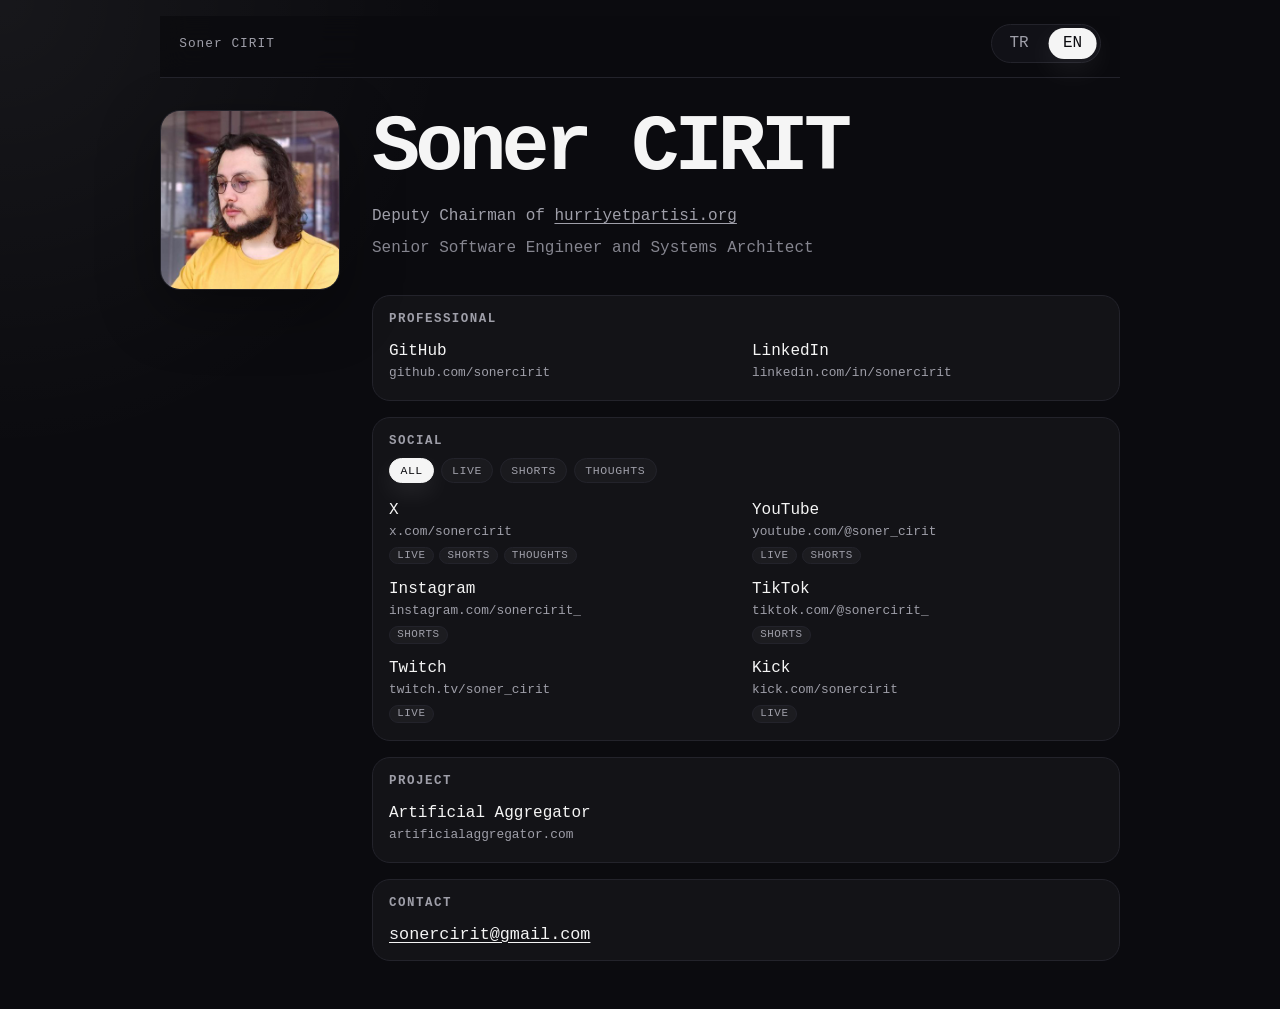
<file: index.html>
<!doctype html>
<html lang="tr" data-current-lang="tr">
  <head>
    <meta charset="UTF-8" />
    <meta name="viewport" content="width=device-width, initial-scale=1.0" />
    <meta name="theme-color" content="#0b0b0f" />
    <title>Soner CIRIT</title>
    <meta
      name="description"
      content="hurriyetpartisi.org Genel Başkan Yardımcısı | Kıdemli Yazılım Mühendisi ve Sistem Mimarı"
    />
    <meta property="og:title" content="Soner CIRIT" />
    <meta
      property="og:description"
      content="hurriyetpartisi.org Genel Başkan Yardımcısı | Kıdemli Yazılım Mühendisi ve Sistem Mimarı"
    />
    <meta property="og:type" content="website" />
    <meta property="og:url" content="https://sonercir.it/" />
    <meta property="og:image" content="https://sonercir.it/assets/profile.jpg" />
    <meta
      property="og:image:secure_url"
      content="https://sonercir.it/assets/profile.jpg"
    />
    <meta property="og:image:type" content="image/jpeg" />
    <meta property="og:image:width" content="400" />
    <meta property="og:image:height" content="400" />
    <meta property="og:image:alt" content="Soner CIRIT" />
    <meta name="twitter:card" content="summary" />
    <meta name="twitter:title" content="Soner CIRIT" />
    <meta
      name="twitter:description"
      content="hurriyetpartisi.org Genel Başkan Yardımcısı | Kıdemli Yazılım Mühendisi ve Sistem Mimarı"
    />
    <meta name="twitter:image" content="https://sonercir.it/assets/profile.jpg" />
    <meta name="twitter:image:alt" content="Soner CIRIT" />
    <link rel="stylesheet" href="styles.css" />
    <script src="site.js" defer></script>
  </head>
  <body>
    <div class="page">
      <header class="topbar">
        <div class="brand">Soner CIRIT</div>
        <nav class="lang-switch" aria-label="Dil değiştirici">
          <a href="/" data-lang-link="tr" aria-current="page">TR</a>
          <a href="en.html" data-lang-link="en">EN</a>
        </nav>
      </header>

      <main class="hero">
        <div class="photo-wrap">
          <img src="assets/profile.jpg" alt="Soner CIRIT" class="photo" />
        </div>

        <div class="content">
          <h1 class="name">Soner CIRIT</h1>

          <p class="bio">
            <span data-i18n="bioPrefix"></span><a href="https://hurriyetpartisi.org" target="_blank" rel="noopener noreferrer">hurriyetpartisi.org</a><span data-i18n="bioSuffix"> Genel Başkan Yardımcısı</span>
          </p>

          <p class="bio bio-subline">
            <span data-i18n="roleLine">Kıdemli Yazılım Mühendisi ve Sistem Mimarı</span>
          </p>

          <div class="sections">
            <section class="section">
              <h2 data-i18n="professional">PROFESYONEL</h2>
              <ul class="list">
                <li>
                  <a href="https://github.com/sonercirit" target="_blank" rel="noopener noreferrer me">
                    <span>GitHub</span>
                    <small>github.com/sonercirit</small>
                  </a>
                </li>
                <li>
                  <a href="https://www.linkedin.com/in/sonercirit" target="_blank" rel="noopener noreferrer me">
                    <span>LinkedIn</span>
                    <small>linkedin.com/in/sonercirit</small>
                  </a>
                </li>
              </ul>
            </section>

            <section class="section social-section">
              <h2 data-i18n="social">SOSYAL</h2>
              <fieldset class="social-filter-form">
                <legend class="social-filter-legend" data-i18n="socialFiltersLabel">Sosyal filtreleri</legend>
                <input class="social-filter-input" type="radio" name="social-filter" id="social-filter-all" checked />
                <input class="social-filter-input" type="radio" name="social-filter" id="social-filter-live" />
                <input class="social-filter-input" type="radio" name="social-filter" id="social-filter-shorts" />
                <input class="social-filter-input" type="radio" name="social-filter" id="social-filter-thoughts" />
                <div class="social-filters">
                  <label for="social-filter-all" data-i18n="filterAll">Tümü</label>
                  <label for="social-filter-live" data-i18n="tagLive">Canlı</label>
                  <label for="social-filter-shorts" data-i18n="tagShorts">Kısa</label>
                  <label for="social-filter-thoughts" data-i18n="tagThoughts">Düşünceler</label>
                </div>
                <ul class="list social-list">
                <li data-social-item data-tags="live shorts thoughts">
                  <a href="https://x.com/sonercirit" target="_blank" rel="noopener noreferrer me">
                    <span>X</span>
                    <small>x.com/sonercirit</small>
                    <div class="tags">
                      <span data-i18n="tagLive" data-tag="live">Canlı</span>
                      <span data-i18n="tagShorts" data-tag="shorts">Kısa</span>
                      <span data-i18n="tagThoughts" data-tag="thoughts">Düşünceler</span>
                    </div>
                  </a>
                </li>
                <li data-social-item data-tags="live shorts">
                  <a href="https://www.youtube.com/@soner_cirit" target="_blank" rel="noopener noreferrer me">
                    <span>YouTube</span>
                    <small>youtube.com/@soner_cirit</small>
                    <div class="tags">
                      <span data-i18n="tagLive" data-tag="live">Canlı</span>
                      <span data-i18n="tagShorts" data-tag="shorts">Kısa</span>
                    </div>
                  </a>
                </li>
                <li data-social-item data-tags="shorts">
                  <a href="https://www.instagram.com/sonercirit_" target="_blank" rel="noopener noreferrer me">
                    <span>Instagram</span>
                    <small>instagram.com/sonercirit_</small>
                    <div class="tags">
                      <span data-i18n="tagShorts" data-tag="shorts">Kısa</span>
                    </div>
                  </a>
                </li>
                <li data-social-item data-tags="shorts">
                  <a href="https://www.tiktok.com/@sonercirit_" target="_blank" rel="noopener noreferrer me">
                    <span>TikTok</span>
                    <small>tiktok.com/@sonercirit_</small>
                    <div class="tags">
                      <span data-i18n="tagShorts" data-tag="shorts">Kısa</span>
                    </div>
                  </a>
                </li>
                <li data-social-item data-tags="live">
                  <a href="https://www.twitch.tv/soner_cirit" target="_blank" rel="noopener noreferrer me">
                    <span>Twitch</span>
                    <small>twitch.tv/soner_cirit</small>
                    <div class="tags">
                      <span data-i18n="tagLive" data-tag="live">Canlı</span>
                    </div>
                  </a>
                </li>
                <li data-social-item data-tags="live">
                  <a href="https://kick.com/sonercirit" target="_blank" rel="noopener noreferrer me">
                    <span>Kick</span>
                    <small>kick.com/sonercirit</small>
                    <div class="tags">
                      <span data-i18n="tagLive" data-tag="live">Canlı</span>
                    </div>
                  </a>
                </li>
                </ul>
              </fieldset>
            </section>

            <section class="section">
              <h2 data-i18n="project">PROJE</h2>
              <ul class="list">
                <li>
                  <a href="https://artificialaggregator.com/" target="_blank" rel="noopener noreferrer">
                    <span>Artificial Aggregator</span>
                    <small>artificialaggregator.com</small>
                  </a>
                </li>
              </ul>
            </section>

            <section class="section full">
              <h2 data-i18n="contact">İLETİŞİM</h2>
              <a class="contact-link" href="mailto:sonercirit@gmail.com">sonercirit@gmail.com</a>
            </section>
          </div>
        </div>
      </main>
    </div>
  </body>
</html>
</file>
<file: styles.css>
:root {
  color-scheme: dark;
  --bg: #0b0b0f;
  --panel: #111117;
  --panel-soft: rgba(255, 255, 255, 0.03);
  --line: #23232b;
  --text: #f5f5f5;
  --muted: #9f9fa9;
  --shadow: rgba(0, 0, 0, 0.35);
}

* {
  box-sizing: border-box;
}

html {
  background: var(--bg);
}

body {
  margin: 0;
  min-height: 100vh;
  background:
    radial-gradient(circle at top left, rgba(255, 255, 255, 0.05), transparent 28%),
    var(--bg);
  color: var(--text);
  font-family:
    ui-monospace,
    SFMono-Regular,
    Menlo,
    Monaco,
    Consolas,
    'Liberation Mono',
    'Courier New',
    monospace;
}

button,
a {
  color: inherit;
  font: inherit;
}

a {
  text-decoration-thickness: 1px;
  text-underline-offset: 0.18em;
}

.page {
  width: min(100% - 2rem, 960px);
  margin: 0 auto;
  padding: 1rem 0 3rem;
}

.topbar {
  position: sticky;
  top: 0.75rem;
  z-index: 30;
  display: flex;
  align-items: center;
  justify-content: space-between;
  gap: 1rem;
  padding: 0.5rem 0 0.9rem;
  border-bottom: 1px solid var(--line);
  background: rgba(11, 11, 15, 0.78);
  backdrop-filter: blur(14px);
  -webkit-backdrop-filter: blur(14px);
}

.brand {
  display: inline-flex;
  align-items: center;
  padding-left: 1.2rem;
  color: var(--muted);
  font-size: 0.8rem;
  line-height: 1;
  letter-spacing: 0.08em;
  transform: translateY(0.04em);
}

.lang-switch {
  position: relative;
  isolation: isolate;
  display: inline-flex;
  align-items: center;
  gap: 0.35rem;
  margin-right: 1.2rem;
  padding: 0.2rem;
  border: 1px solid var(--line);
  border-radius: 999px;
  background: var(--panel);
}

.lang-switch::before {
  content: '';
  position: absolute;
  top: 0.2rem;
  left: 0.2rem;
  width: 3rem;
  height: calc(100% - 0.4rem);
  border-radius: 999px;
  background: var(--text);
  box-shadow: 0 10px 30px rgba(255, 255, 255, 0.08);
  transform: translateX(0);
  transition:
    transform 320ms cubic-bezier(0.2, 0.9, 0.2, 1),
    box-shadow 220ms ease;
  z-index: 0;
}

html[data-current-lang='en'] .lang-switch::before {
  transform: translateX(3.35rem);
}

body.is-switching .lang-switch::before {
  box-shadow: 0 14px 36px rgba(255, 255, 255, 0.12);
}

.lang-switch a {
  position: relative;
  z-index: 1;
  display: inline-flex;
  align-items: center;
  justify-content: center;
  width: 3rem;
  border-radius: 999px;
  padding: 0.45rem 0;
  color: var(--muted);
  line-height: 1;
  text-align: center;
  text-decoration: none;
  transition: color 120ms ease;
}

.lang-switch a:hover {
  color: var(--text);
}

.lang-switch a[aria-current='page'] {
  color: var(--bg);
}

.lang-switch a:focus-visible {
  outline: 1px solid rgba(255, 255, 255, 0.35);
  outline-offset: 2px;
}

.hero {
  display: grid;
  grid-template-columns: 180px minmax(0, 1fr);
  gap: 2rem;
  align-items: start;
  padding-top: 2rem;
}

.photo-wrap {
  width: 100%;
}

.photo {
  display: block;
  width: 100%;
  aspect-ratio: 1 / 1;
  object-fit: cover;
  border-radius: 20px;
  border: 1px solid var(--line);
  box-shadow: 0 20px 60px var(--shadow);
}

.content {
  min-width: 0;
}

.name {
  margin: 0;
  font-size: clamp(2.25rem, 8vw, 5rem);
  line-height: 0.95;
  letter-spacing: -0.06em;
}

.bio {
  margin: 1rem 0 0;
  max-width: 62ch;
  color: var(--muted);
  line-height: 1.8;
}

.bio [data-i18n] {
  white-space: pre-wrap;
}

.bio-subline {
  margin-top: 0.2rem;
  color: #85858f;
}

@media (min-width: 780px) {
  .bio {
    max-width: none;
    white-space: nowrap;
  }

  .bio [data-i18n] {
    white-space: pre;
  }
}

[data-i18n] {
  transition:
    opacity 160ms ease,
    filter 160ms ease,
    text-shadow 160ms ease;
}

[data-i18n].scrambling {
  opacity: 0.88;
  filter: brightness(1.08);
  text-shadow: 0 0 0.6em rgba(255, 255, 255, 0.08);
}

.sections {
  display: grid;
  grid-template-columns: 1fr;
  gap: 1rem;
  margin-top: 2rem;
}

.section {
  padding: 1rem;
  border: 1px solid var(--line);
  border-radius: 18px;
  background: var(--panel-soft);
}

.section.full {
  grid-column: 1 / -1;
}

.section h2 {
  margin: 0 0 0.9rem;
  color: var(--muted);
  font-size: 0.78rem;
  letter-spacing: 0.12em;
}

.social-filter-form {
  min-inline-size: 0;
  margin: 0;
  padding: 0;
  border: 0;
}

.social-filter-legend {
  position: absolute;
  width: 1px;
  height: 1px;
  margin: -1px;
  overflow: hidden;
  clip: rect(0, 0, 0, 0);
  clip-path: inset(50%);
  white-space: nowrap;
}

.social-filter-input {
  position: absolute;
  width: 1px;
  height: 1px;
  margin: -1px;
  overflow: hidden;
  clip: rect(0, 0, 0, 0);
  clip-path: inset(50%);
  white-space: nowrap;
}

.social-filters {
  display: flex;
  flex-wrap: wrap;
  gap: 0.4rem;
  margin: -0.25rem 0 1rem;
}

.social-filters label {
  position: relative;
  overflow: hidden;
  border: 1px solid var(--line);
  border-radius: 999px;
  padding: 0.35rem 0.65rem;
  background: rgba(255, 255, 255, 0.03);
  color: var(--muted);
  cursor: pointer;
  font-size: 0.72rem;
  line-height: 1;
  letter-spacing: 0.05em;
  text-transform: uppercase;
  transform: translateY(0);
  transition:
    border-color 160ms ease,
    background 160ms ease,
    box-shadow 180ms ease,
    color 160ms ease,
    transform 180ms ease;
}

.social-filters label:hover,
#social-filter-all:focus-visible ~ .social-filters label[for='social-filter-all'],
#social-filter-live:focus-visible ~ .social-filters label[for='social-filter-live'],
#social-filter-shorts:focus-visible ~ .social-filters label[for='social-filter-shorts'],
#social-filter-thoughts:focus-visible ~ .social-filters label[for='social-filter-thoughts'] {
  border-color: rgba(255, 255, 255, 0.34);
  color: var(--text);
  transform: translateY(-1px);
}

#social-filter-all:checked ~ .social-filters label[for='social-filter-all'],
#social-filter-live:checked ~ .social-filters label[for='social-filter-live'],
#social-filter-shorts:checked ~ .social-filters label[for='social-filter-shorts'],
#social-filter-thoughts:checked ~ .social-filters label[for='social-filter-thoughts'] {
  border-color: var(--text);
  background: var(--text);
  box-shadow: 0 10px 24px rgba(255, 255, 255, 0.08);
  color: var(--bg);
}

#social-filter-all:focus-visible ~ .social-filters label[for='social-filter-all'],
#social-filter-live:focus-visible ~ .social-filters label[for='social-filter-live'],
#social-filter-shorts:focus-visible ~ .social-filters label[for='social-filter-shorts'],
#social-filter-thoughts:focus-visible ~ .social-filters label[for='social-filter-thoughts'] {
  outline: 1px solid rgba(255, 255, 255, 0.35);
  outline-offset: 2px;
}

.list.social-list {
  column-gap: 0.75rem;
  row-gap: 0;
  margin-bottom: -0.75rem;
}

.social-list [data-social-item] {
  max-height: 10rem;
  margin-bottom: 0.75rem;
  overflow: hidden;
  opacity: 1;
  transform: translateY(0) scale(1);
  transform-origin: top;
  visibility: visible;
  transition:
    max-height 320ms cubic-bezier(0.2, 0.9, 0.2, 1),
    margin-bottom 320ms cubic-bezier(0.2, 0.9, 0.2, 1),
    opacity 180ms ease,
    transform 260ms cubic-bezier(0.2, 0.9, 0.2, 1),
    visibility 0s linear 0s;
}

#social-filter-live:checked ~ .social-list [data-social-item]:not([data-tags~='live']),
#social-filter-shorts:checked ~ .social-list [data-social-item]:not([data-tags~='shorts']),
#social-filter-thoughts:checked ~ .social-list [data-social-item]:not([data-tags~='thoughts']) {
  max-height: 0;
  margin-bottom: 0;
  opacity: 0;
  pointer-events: none;
  transform: translateY(-0.35rem) scale(0.98);
  visibility: hidden;
  transition:
    max-height 260ms cubic-bezier(0.7, 0, 0.3, 1),
    margin-bottom 260ms cubic-bezier(0.7, 0, 0.3, 1),
    opacity 140ms ease,
    transform 180ms ease,
    visibility 0s linear 260ms;
}

.list {
  list-style: none;
  margin: 0;
  padding: 0;
  display: grid;
  grid-template-columns: repeat(2, minmax(0, 1fr));
  gap: 0.75rem;
}

.list li {
  min-width: 0;
}

.list a {
  display: flex;
  flex-direction: column;
  gap: 0.2rem;
  padding: 0.1rem 0;
  text-decoration: none;
}

.list a:hover > span {
  text-decoration: underline;
  text-underline-offset: 0.18em;
}

.list small {
  color: var(--muted);
  font-size: 0.8rem;
  line-height: 1.5;
  overflow-wrap: anywhere;
}

.tags {
  display: flex;
  flex-wrap: wrap;
  gap: 0.35rem;
  margin-top: 0.15rem;
}

.tags span {
  display: inline-flex;
  align-items: center;
  border: 1px solid var(--line);
  border-radius: 999px;
  padding: 0.16rem 0.45rem;
  background: rgba(255, 255, 255, 0.04);
  color: var(--muted);
  font-size: 0.68rem;
  line-height: 1;
  letter-spacing: 0.05em;
  text-transform: uppercase;
  transform: translateY(0);
  transition:
    border-color 160ms ease,
    background 160ms ease,
    color 160ms ease,
    transform 180ms ease;
}

#social-filter-live:checked ~ .social-list [data-tag='live'],
#social-filter-shorts:checked ~ .social-list [data-tag='shorts'],
#social-filter-thoughts:checked ~ .social-list [data-tag='thoughts'] {
  border-color: rgba(255, 255, 255, 0.38);
  background: rgba(255, 255, 255, 0.09);
  color: var(--text);
  transform: translateY(-1px);
}

.contact-link {
  font-size: 1.05rem;
}

@media (prefers-reduced-motion: reduce) {
  .lang-switch::before,
  .social-filters label,
  .social-list [data-social-item],
  .tags span,
  [data-i18n] {
    transition: none;
  }
}

@media (max-width: 720px) {
  .topbar {
    top: 0.5rem;
    align-items: center;
    gap: 0.75rem;
    padding: 0.3rem 0 0.55rem;
  }

  .brand {
    padding-left: 1rem;
  }

  .lang-switch {
    margin-right: 1rem;
  }

  .hero {
    grid-template-columns: 1fr;
    gap: 1.5rem;
  }

  .photo-wrap {
    max-width: 144px;
  }

  .sections {
    grid-template-columns: 1fr;
  }

  .section.full {
    grid-column: auto;
  }
}
</file>
